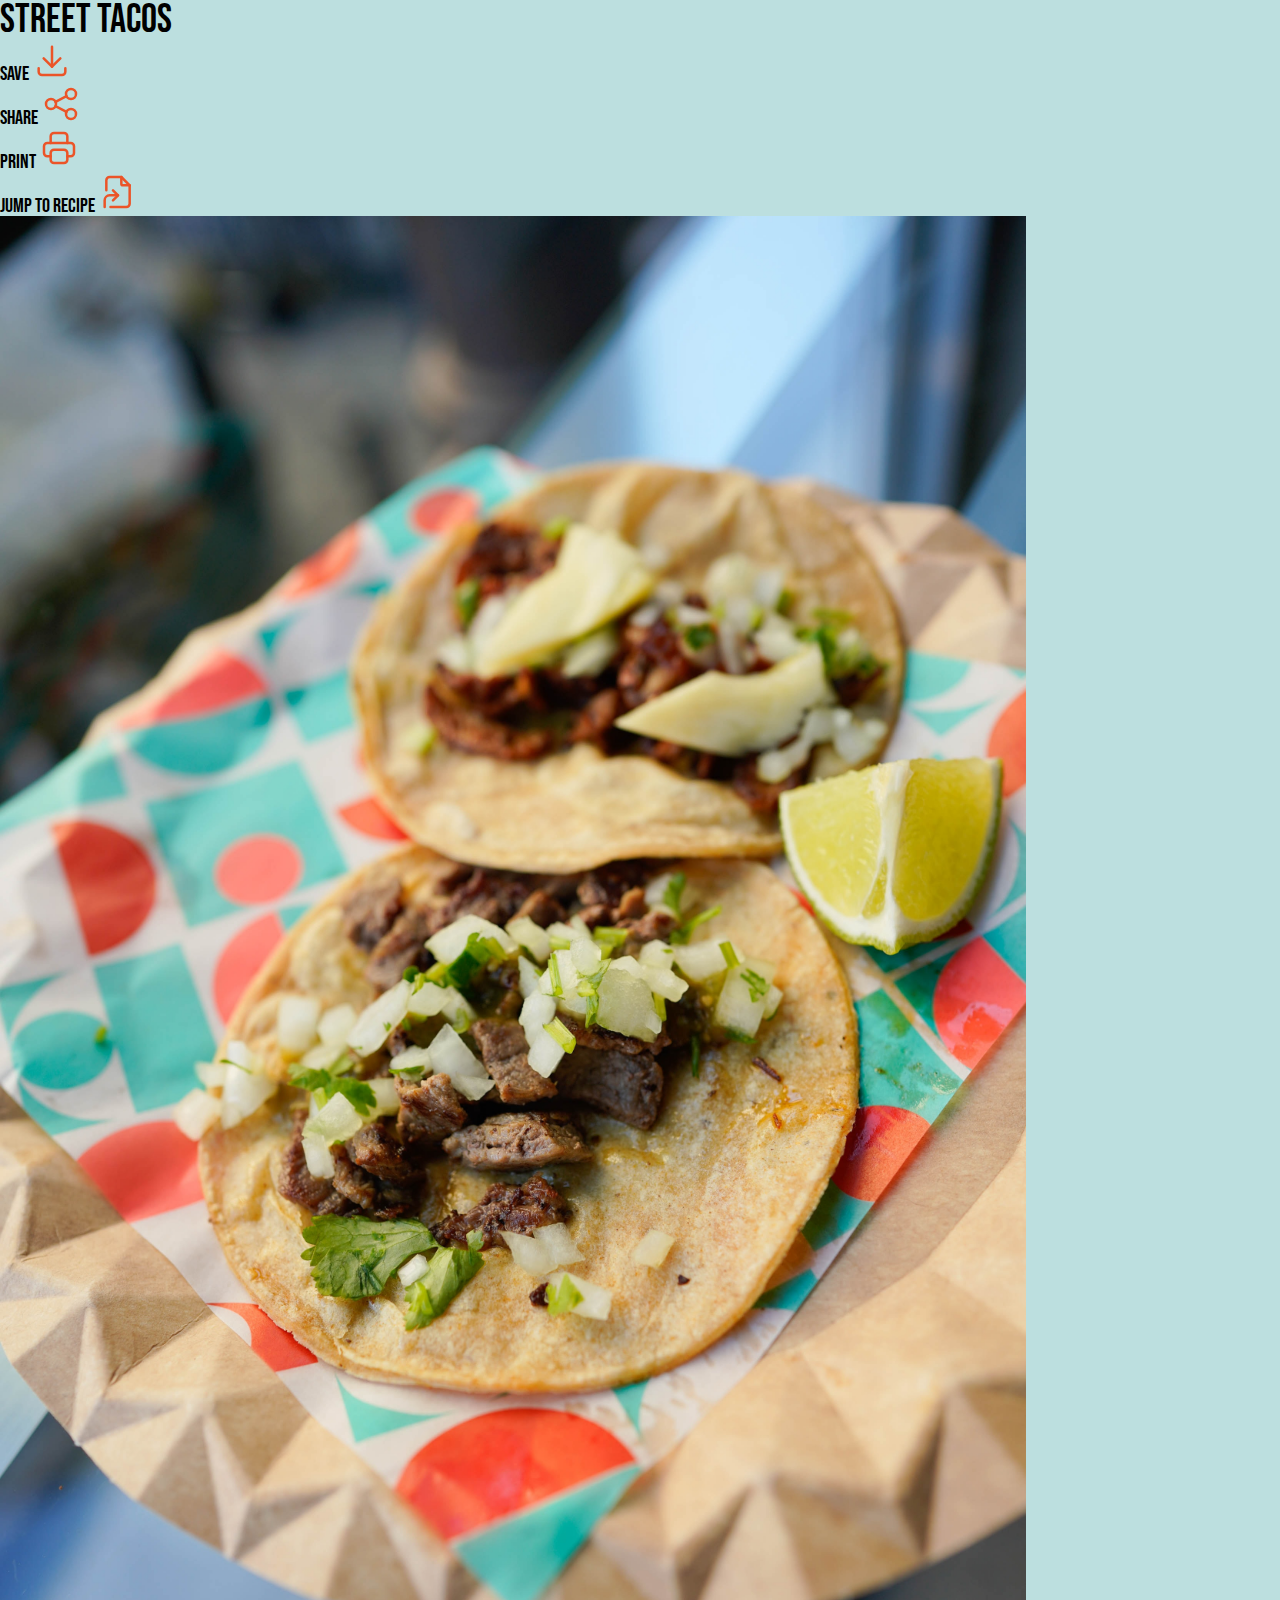
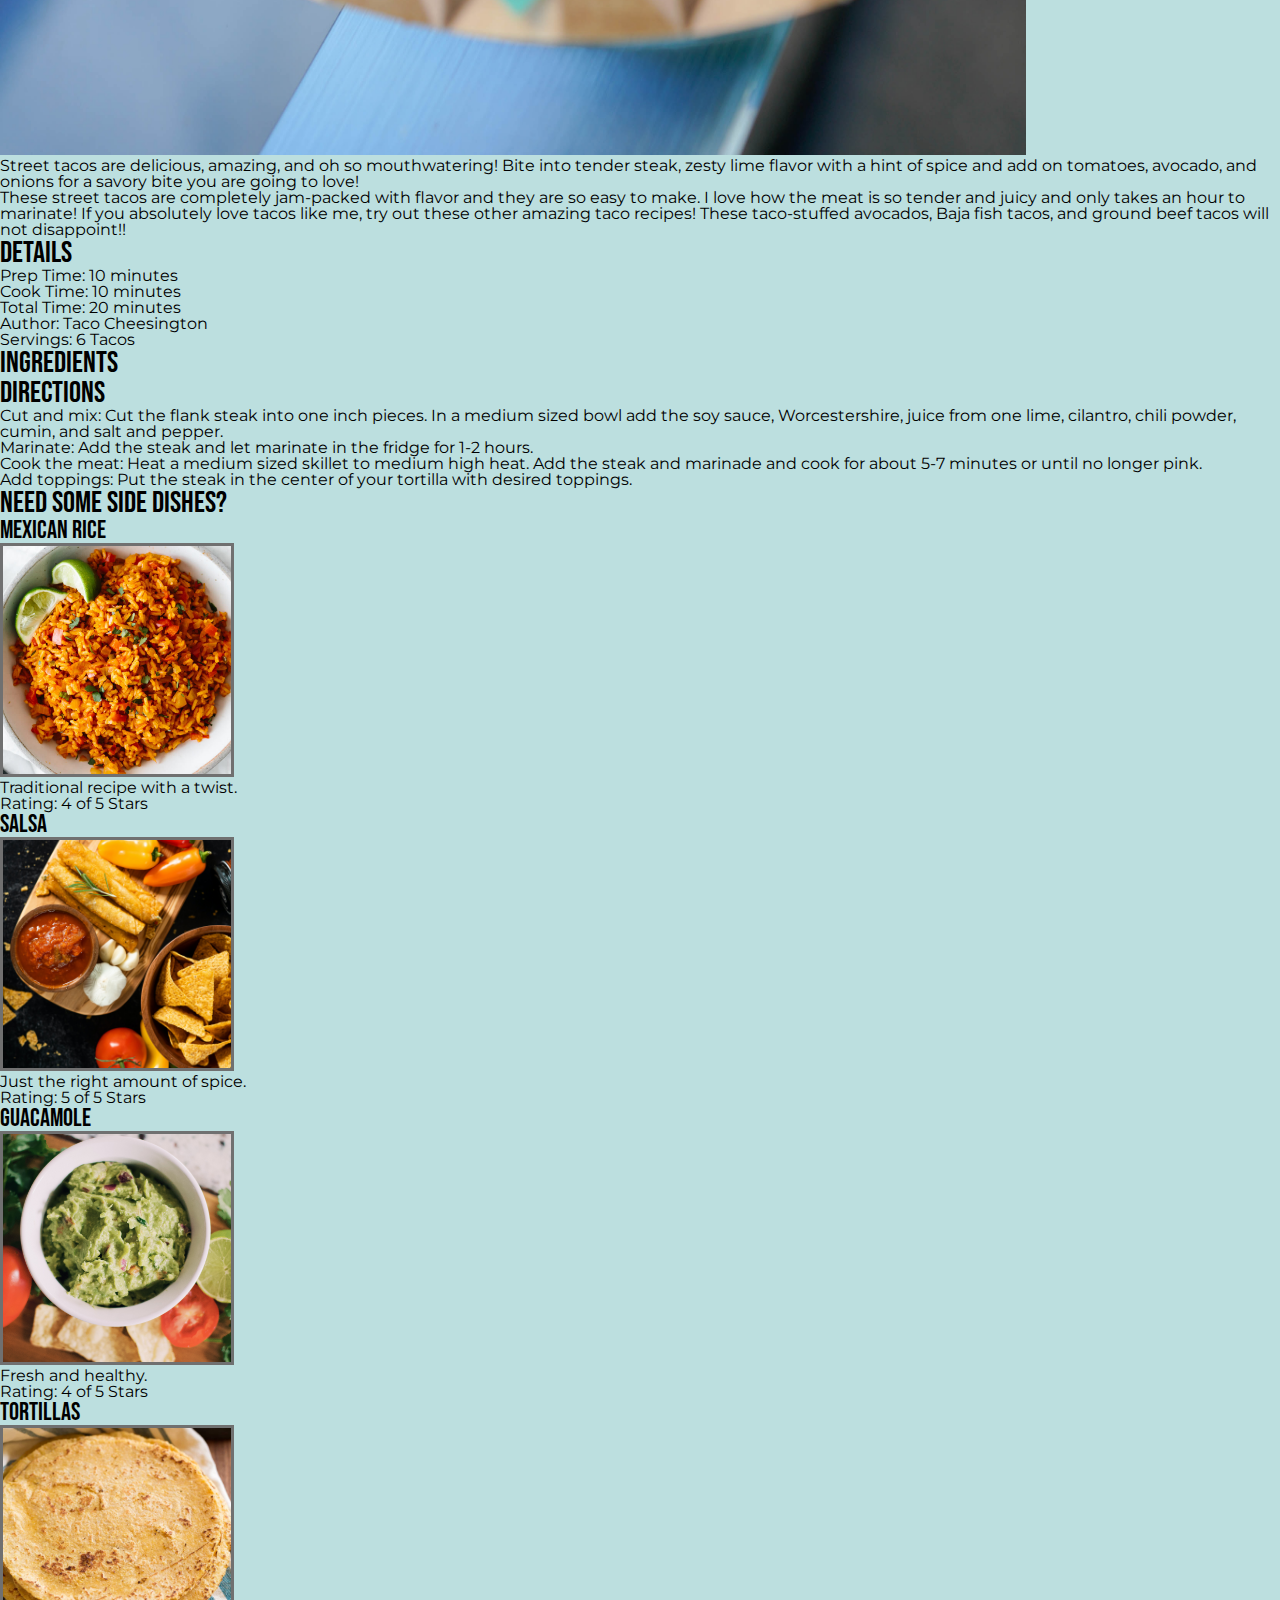
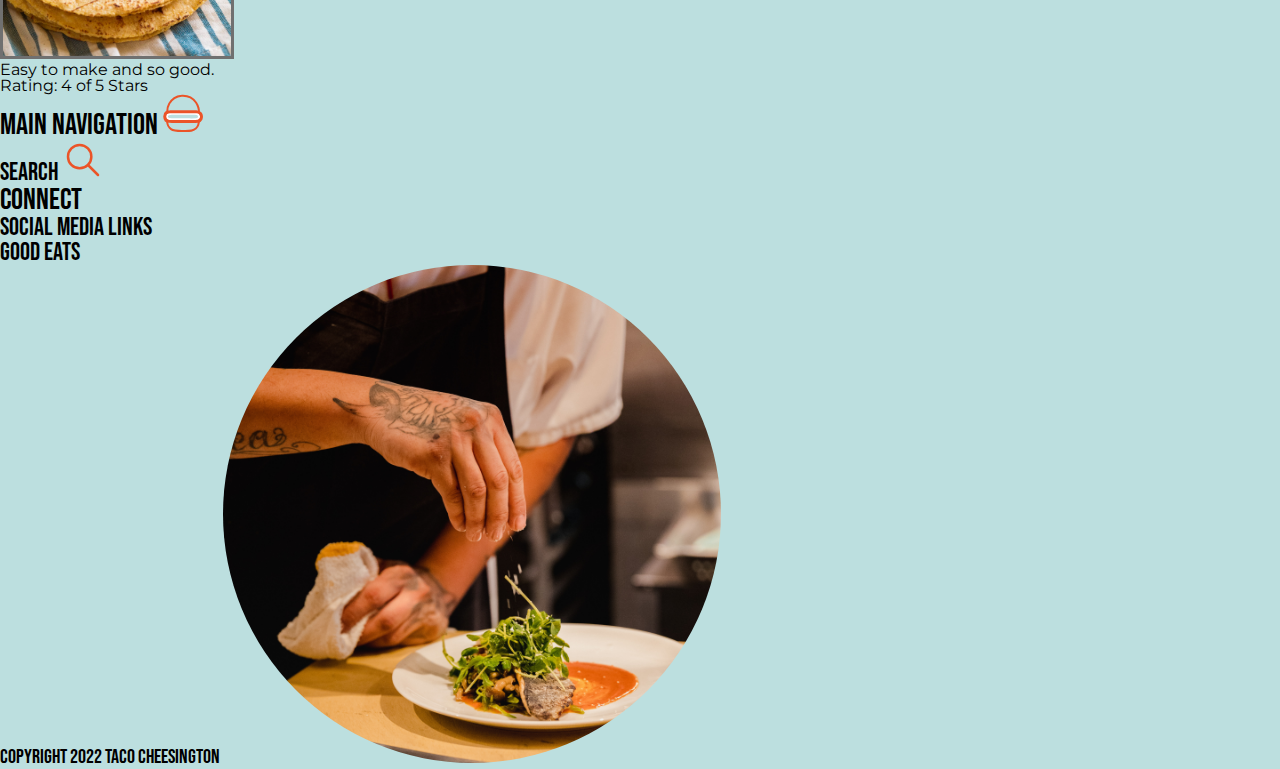
<file: index.html>
<!DOCTYPE html>
<html lang="en">
<head>
    <meta charset="UTF-8">
    <meta http-equiv="X-UA-Compatible" content="IE=edge">
    <meta name="viewport" content="width=device-width, initial-scale=1.0">
    <link href="styles.css" rel="stylesheet">
    <link rel="shortcut icon" href="/favicon.ico" type="image/x-icon">
    <link rel="icon" href="images/favicon.ico" type="image/x-icon">
    <link rel="preconnect" href="https://fonts.googleapis.com">
    <link rel="preconnect" href="https://fonts.gstatic.com" crossorigin>
    <link href="https://fonts.googleapis.com/css2?family=Bebas+Neue&family=Montserrat:wght@400;700&display=swap" rel="stylesheet">
    <title>Good Eats- Street Tacos</title>
</head>
<body>
<header>
    <h1>Street Tacos</h1>
    <menu>
    <li>Save
    <svg xmlns="http://www.w3.org/2000/svg" class="icon icon-tabler icon-tabler-download" width="40" height="40" viewBox="0 0 24 24" stroke-width="1.5" stroke="#EB5428" fill="none" stroke-linecap="round" stroke-linejoin="round">
        <path stroke="none" d="M0 0h24v24H0z" fill="none"/>
        <path d="M4 17v2a2 2 0 0 0 2 2h12a2 2 0 0 0 2 -2v-2" />
        <polyline points="7 11 12 16 17 11" />
        <line x1="12" y1="4" x2="12" y2="16" />
    </svg>
    </li>
    <li>Share
    <svg xmlns="http://www.w3.org/2000/svg" class="icon icon-tabler icon-tabler-share" width="40" height="40" viewBox="0 0 24 24" stroke-width="1.5" stroke="#EB5428" fill="none" stroke-linecap="round" stroke-linejoin="round">
        <path stroke="none" d="M0 0h24v24H0z" fill="none"/>
        <circle cx="6" cy="12" r="3" />
        <circle cx="18" cy="6" r="3" />
        <circle cx="18" cy="18" r="3" />
        <line x1="8.7" y1="10.7" x2="15.3" y2="7.3" />
        <line x1="8.7" y1="13.3" x2="15.3" y2="16.7" />
    </svg>
    </li>
    <li>Print
    <svg xmlns="http://www.w3.org/2000/svg" class="icon icon-tabler icon-tabler-printer" width="40" height="40" viewBox="0 0 24 24" stroke-width="1.5" stroke="#EB5428" fill="none" stroke-linecap="round" stroke-linejoin="round">
        <path stroke="none" d="M0 0h24v24H0z" fill="none"/>
        <path d="M17 17h2a2 2 0 0 0 2 -2v-4a2 2 0 0 0 -2 -2h-14a2 2 0 0 0 -2 2v4a2 2 0 0 0 2 2h2" />
        <path d="M17 9v-4a2 2 0 0 0 -2 -2h-6a2 2 0 0 0 -2 2v4" />
        <rect x="7" y="13" width="10" height="8" rx="2" />
    </svg>
    </li>
    <li>Jump to Recipe
    <svg xmlns="http://www.w3.org/2000/svg" class="icon icon-tabler icon-tabler-file-symlink" width="40" height="40" viewBox="0 0 24 24" stroke-width="1.5" stroke="#EB5428" fill="none" stroke-linecap="round" stroke-linejoin="round">
        <path stroke="none" d="M0 0h24v24H0z" fill="none"/>
        <path d="M4 21v-4a3 3 0 0 1 3 -3h5" />
        <path d="M9 17l3 -3l-3 -3" />
        <path d="M14 3v4a1 1 0 0 0 1 1h4" />
        <path d="M5 11v-6a2 2 0 0 1 2 -2h7l5 5v11a2 2 0 0 1 -2 2h-9.5" />
    </svg>
    </li>
    </menu>
    <img src="images/street-tacos.png" alt="Street Tacos">

    <p>Street tacos are delicious, amazing, and oh so mouthwatering! Bite into tender steak, zesty lime flavor with a hint of spice and add on tomatoes, avocado, and onions for a savory bite you are going to love!</p>

    <p>These street tacos are completely jam-packed with flavor and they are so easy to make. I love how the meat is so tender and juicy and only takes an hour to marinate! If you absolutely love tacos like me, try out these other amazing taco recipes! These taco-stuffed avocados, Baja fish tacos, and ground beef tacos will not disappoint!!</p>
</header>
<main>
    <section id="details">
    <h2>Details</h2>
    <p>Prep Time: 10 minutes</p>
    <p>Cook Time: 10 minutes</p>
    <p>Total Time: 20 minutes</p>
    <p>Author: Taco Cheesington</p>
    <p>Servings: 6 Tacos</p>
    </section>
    <section id="ingredients">
    <h2>Ingredients</h2>
    <ul>
        <li>Flank steak</li>
        <li>Soy Sauce</li>
        <li>Worcestershire sauce</li>
        <li>Lime</li>
        <li>Minced garlic</li>
        <li>Cilantro</li>
        <li>Chili powder</li>
        <li>Cumin</li>
        <li>Salt</li>
        <li>Pepper</li>
        <li>Corn tortillas</li>
    </ul>
    </section>
    <section id="directions">
        <h2>Directions</h2>
        <ol>
            <li>Cut and mix: Cut the flank steak into one inch pieces. In a medium sized bowl add the soy sauce, Worcestershire, juice from one lime, cilantro, chili powder, cumin, and salt and pepper.</li>
            <li>Marinate: Add the steak and let marinate in the fridge for 1-2 hours.</li>
            <li>Cook the meat: Heat a medium sized skillet to medium high heat. Add the steak and marinade and cook for about 5-7 minutes or until no longer pink.</li>
            <li>Add toppings: Put the steak in the center of your tortilla with desired toppings.</li>
        </ol>
    </section>
    <section id="sides">
        <h2>Need some side dishes?</h2>
        <h3>Mexican Rice</h3>
        <img src="images/mexican-rice.png" alt="mexican rice">
        <p>Traditional recipe with a twist.</p>
        <p>Rating: 4 of 5 Stars</p>

        <h3>Salsa</h3>
        <img src="images/salsa.png" alt="salsa">
        <p>Just the right amount of spice.</p>
        <p>Rating: 5 of 5 Stars</p>

        <h3>Guacamole</h3>
        <img src="images/guacamole.png" alt="guacamole">
        <p>Fresh and healthy.</p>
        <p>Rating: 4 of 5 Stars</p>

        <h3>Tortillas</h3>
        <img src="images/tortillas.png" alt="tortillas">
        <p>Easy to make and so good.</p>
        <p>Rating: 4 of 5 Stars</p>
    </section>

    <section>
    <nav>
    <h2>Main Navigation
    <svg xmlns="http://www.w3.org/2000/svg" width="40" height="40" style="enable-background:new 0 0 40 40" xml:space="preserve">
        <path d="M36 17.6c.1 1.8.1 3.6.1 5.4.1 2.7 0 5.5-.9 8-.5 1.4-1.3 2.6-2.4 3.6-3.3 2.7-6 2.4-12.6 2.4-4.6 0-9.2.2-12.2-1.9-2.5-1.8-3.6-4.2-3.8-7.1-.2-3.6.1-7.2.1-10.8 0-2.6.6-5.1 1.9-7.4 2.5-4.5 7.3-7.5 12.4-8 .4-.1.9-.1 1.4-.1 5.2 0 10.1 2.6 13 6.8 1 1.5 1.8 3.1 2.3 4.9.4 1.3.6 2.7.7 4.2z" style="fill:none;stroke:#eb5428;stroke-width:2;stroke-miterlimit:10"/>
        <path d="M36.1 22.6c0 .5-.1 1-.5 1.4-.5.7-1.4 1.2-2.6 1.3-2.8.2-5.8.1-8.6.1h-12c-1.3 0-2.6 0-3.8-.1-1.1 0-2.4 0-3.3-.6-.8-.6-1.2-1.4-1.2-2.2 0-.9.3-1.8 1.5-2.3.9-.4 2-.5 3.1-.5 1.4 0 2.8-.1 4.3-.1h14.5c1.2 0 2.3 0 3.5.1 1.7.1 3.3-.1 4.4 1 .3.6.7 1.3.7 1.9z" style="fill:none;stroke:#fff;stroke-width:2.0832;stroke-miterlimit:10"/>
        <path d="M38.5 22.6c0 .9-.2 1.7-.5 2.5-.6 1.3-1.7 2.1-3 2.2-3.3.3-6.7.2-9.9.2H11.2c-1.5 0-3-.1-4.4-.1-1.3-.1-2.8 0-3.8-1-.9-1-1.3-2.5-1.3-3.8 0-1.6.3-3.1 1.7-4 1-.7 2.3-.8 3.5-.8 1.6-.1 3.3-.1 4.9-.1H28.5c1.3 0 2.7 0 4 .1 2 .1 3.8-.1 5.1 1.7.5.9.9 2 .9 3.1z" style="fill:none;stroke:#eb5428;stroke-width:2.9408;stroke-miterlimit:10"/>
    </svg>
    </h2>
    <ul>
        <li>Home
            <svg xmlns="http://www.w3.org/2000/svg" class="icon icon-tabler icon-tabler-tools-kitchen" width="60" height="60" viewBox="0 0 24 24" stroke-width="1.5" stroke="#ffffff" fill="none" stroke-linecap="round" stroke-linejoin="round">
                <path stroke="none" d="M0 0h24v24H0z" fill="none"/>
                <path d="M4 3h8l-1 9h-6z" />
                <path d="M7 18h2v3h-2z" />
                <path d="M20 3v12h-5c-.023 -3.681 .184 -7.406 5 -12z" />
                <path d="M20 15v6h-1v-3" />
                <line x1="8" y1="12" x2="8" y2="18" />
            </svg>
        </li>
        <li>Breakfast
            <img src="images/breakfast.png" alt="breakfast">
        </li>
        <li>Brunch
            <img src="images/brunch.png" alt="brunch">
        </li>
        <li>Lunch
            <img src="images/lunch.png" alt="lunch">
        </li>
        <li>Dinner
            <img src="images/dinner.png" alt="dinner">
        </li>
        <li>Appetizers
            <img src="images/appetizers.png" alt="appetizers">
        </li>
        <li>Desserts
            <img src="images/desserts.png" alt="desserts">
        </li>
        <li>Beverages
            <img src="images/beverages.png" alt="beverages">
        </li>
        <li>
            <svg xmlns="http://www.w3.org/2000/svg" class="icon icon-tabler icon-tabler-user-circle" width="40" height="40" viewBox="0 0 24 24" stroke-width="1.5" stroke="#ffffff" fill="none" stroke-linecap="round" stroke-linejoin="round">
                <path stroke="none" d="M0 0h24v24H0z" fill="none"/>
                <circle cx="12" cy="12" r="9" />
                <circle cx="12" cy="10" r="3" />
                <path d="M6.168 18.849a4 4 0 0 1 3.832 -2.849h4a4 4 0 0 1 3.834 2.855" />
            </svg>
        </li>
    </ul>
    </nav>

    <h3>Search
    <svg xmlns="http://www.w3.org/2000/svg" class="icon icon-tabler icon-tabler-search" width="40" height="40" viewBox="0 0 24 24" stroke-width="1.5" stroke="#EB5428" fill="none" stroke-linecap="round" stroke-linejoin="round">
        <path stroke="none" d="M0 0h24v24H0z" fill="none"/>
        <circle cx="10" cy="10" r="7" />
        <line x1="21" y1="21" x2="15" y2="15" />
    </svg>
    </h3>
    </section>
</main>
<footer>
    <section id="social">
    <h2>Connect</h2>
    <h3>Social Media Links</h3>
    <ul>
        <li>Facebook
            <svg xmlns="http://www.w3.org/2000/svg" class="icon icon-tabler icon-tabler-brand-facebook" width="40" height="40" viewBox="0 0 24 24" stroke-width="1.5" stroke="#EB5428" fill="none" stroke-linecap="round" stroke-linejoin="round">
                <path stroke="none" d="M0 0h24v24H0z" fill="none"/>
                <path d="M7 10v4h3v7h4v-7h3l1 -4h-4v-2a1 1 0 0 1 1 -1h3v-4h-3a5 5 0 0 0 -5 5v2h-3" />
            </svg>
        </li>
        <li>Instagram
            <svg xmlns="http://www.w3.org/2000/svg" class="icon icon-tabler icon-tabler-brand-instagram" width="40" height="40" viewBox="0 0 24 24" stroke-width="1.5" stroke="#EB5428" fill="none" stroke-linecap="round" stroke-linejoin="round">
                <path stroke="none" d="M0 0h24v24H0z" fill="none"/>
                <rect x="4" y="4" width="16" height="16" rx="4" />
                <circle cx="12" cy="12" r="3" />
                <line x1="16.5" y1="7.5" x2="16.5" y2="7.501" />
            </svg>
        </li>
        <li>YouTube
            <svg xmlns="http://www.w3.org/2000/svg" class="icon icon-tabler icon-tabler-brand-youtube" width="40" height="40" viewBox="0 0 24 24" stroke-width="1.5" stroke="#EB5428" fill="none" stroke-linecap="round" stroke-linejoin="round">
                <path stroke="none" d="M0 0h24v24H0z" fill="none"/>
                <rect x="3" y="5" width="18" height="14" rx="4" />
                <path d="M10 9l5 3l-5 3z" />
            </svg>
        </li>
        <li>Tik Tok
            <svg xmlns="http://www.w3.org/2000/svg" class="icon icon-tabler icon-tabler-brand-tiktok" width="40" height="40" viewBox="0 0 24 24" stroke-width="1.5" stroke="#EB5428" fill="none" stroke-linecap="round" stroke-linejoin="round">
                <path stroke="none" d="M0 0h24v24H0z" fill="none"/>
                <path d="M9 12a4 4 0 1 0 4 4v-12a5 5 0 0 0 5 5" />
            </svg>
        </li>
    </ul>
    </section>
    <section id="foot">
    <h3>Good Eats</h3> 
    <small>Copyright 2022</small> 
    <small>Taco Cheesington</small>
    <img src="images/taco-cheesington.png" alt="taco cheesington">
    </section>
</footer>
</body>
</html>
</file>
<file: styles.css>
/* http://meyerweb.com/eric/tools/css/reset/ 
   v2.0 | 20110126
   License: none (public domain)
*/

html, body, div, span, applet, object, iframe,
h1, h2, h3, h4, h5, h6, p, blockquote, pre,
a, abbr, acronym, address, big, cite, code,
del, dfn, em, img, ins, kbd, q, s, samp,
small, strike, strong, sub, sup, tt, var,
b, u, i, center,
dl, dt, dd, ol, ul, li,
fieldset, form, label, legend,
table, caption, tbody, tfoot, thead, tr, th, td,
article, aside, canvas, details, embed, 
figure, figcaption, footer, header, hgroup, 
menu, nav, output, ruby, section, summary,
time, mark, audio, video {
	margin: 0;
	padding: 0;
	border: 0;
	font-size: 100%;
	font: inherit;
	vertical-align: baseline;
}
/* HTML5 display-role reset for older browsers */
article, aside, details, figcaption, figure, 
footer, header, hgroup, menu, nav, section {
	display: block;
}
body {
	line-height: 1;
}
ol, ul {
	list-style: none;
}
blockquote, q {
	quotes: none;
}
blockquote:before, blockquote:after,
q:before, q:after {
	content: '';
	content: none;
}
table {
	border-collapse: collapse;
	border-spacing: 0;
}

:root {
    font-family: 'Bebas Neue', sans-serif;
    font-family: 'Montserrat', sans-serif;
    --black: #0D0D0D;
    --white: #F2F2F2;
    --blue: #7ABFBF;
    --lt-blue: rgba(122,191,191,.5);
    --orange: #EB5428;
}

ul {
	max-height: 0;
	overflow: hidden;
}

input:checked ~ ul {
	max-height: 500px;
}

input {
	display: none;
}

html{
	background-color: var(--lt-blue);
}

h1{
	font-family: 'Bebas Neue', sans-serif;
	font-size: 40px;
}

h2{
	font-family: 'Bebas Neue', sans-serif;
	font-size: 30px;
}

h3{
	font-family: 'Bebas Neue', sans-serif;
	font-size: 25px;
}

nav a{
	font-family: 'Bebas Neue', sans-serif;
	font-size: 20px;
}

nav span{
	font-family: 'Bebas Neue', sans-serif;
	font-size: 20px;
}

menu li{
	font-family: 'Bebas Neue', sans-serif;
	font-size: 20px;
}

#social li{
	font-family: 'Bebas Neue', sans-serif;
	font-size: 20px;
}

footer{
	font-family: 'Bebas Neue', sans-serif;
	font-size: 20px;
}

p{
	font-family: 'Montserrat', sans-serif;
	font-size: 16px;
}

dd{
	font-family: 'Montserrat', sans-serif;
	font-size: 16px;
}

li{
	font-family: 'Montserrat', sans-serif;
	font-size: 16px;
}

nav{
	font-family: 'Montserrat', sans-serif;
	font-size: 16px;
}

input{
	font-family: 'Montserrat', sans-serif;
	font-size: 16px;
}

dt{
	font-family: 'Montserrat', sans-serif;
	font-weight: bold;
	font-size: 16px;
}

@media print{
	html{
	margin: 0.5in;
	font-family: sans-serif;
	filter: grayscale(1);
	}
	img{
		filter: grayscale(1);
	}
	nav{
		display: none;
	}
	a{
		text-decoration: none;
	}
	html, body {
		height:100%; 
		margin: 0; 
		padding: 0;
		overflow: hidden;
	  }
}
</file>
